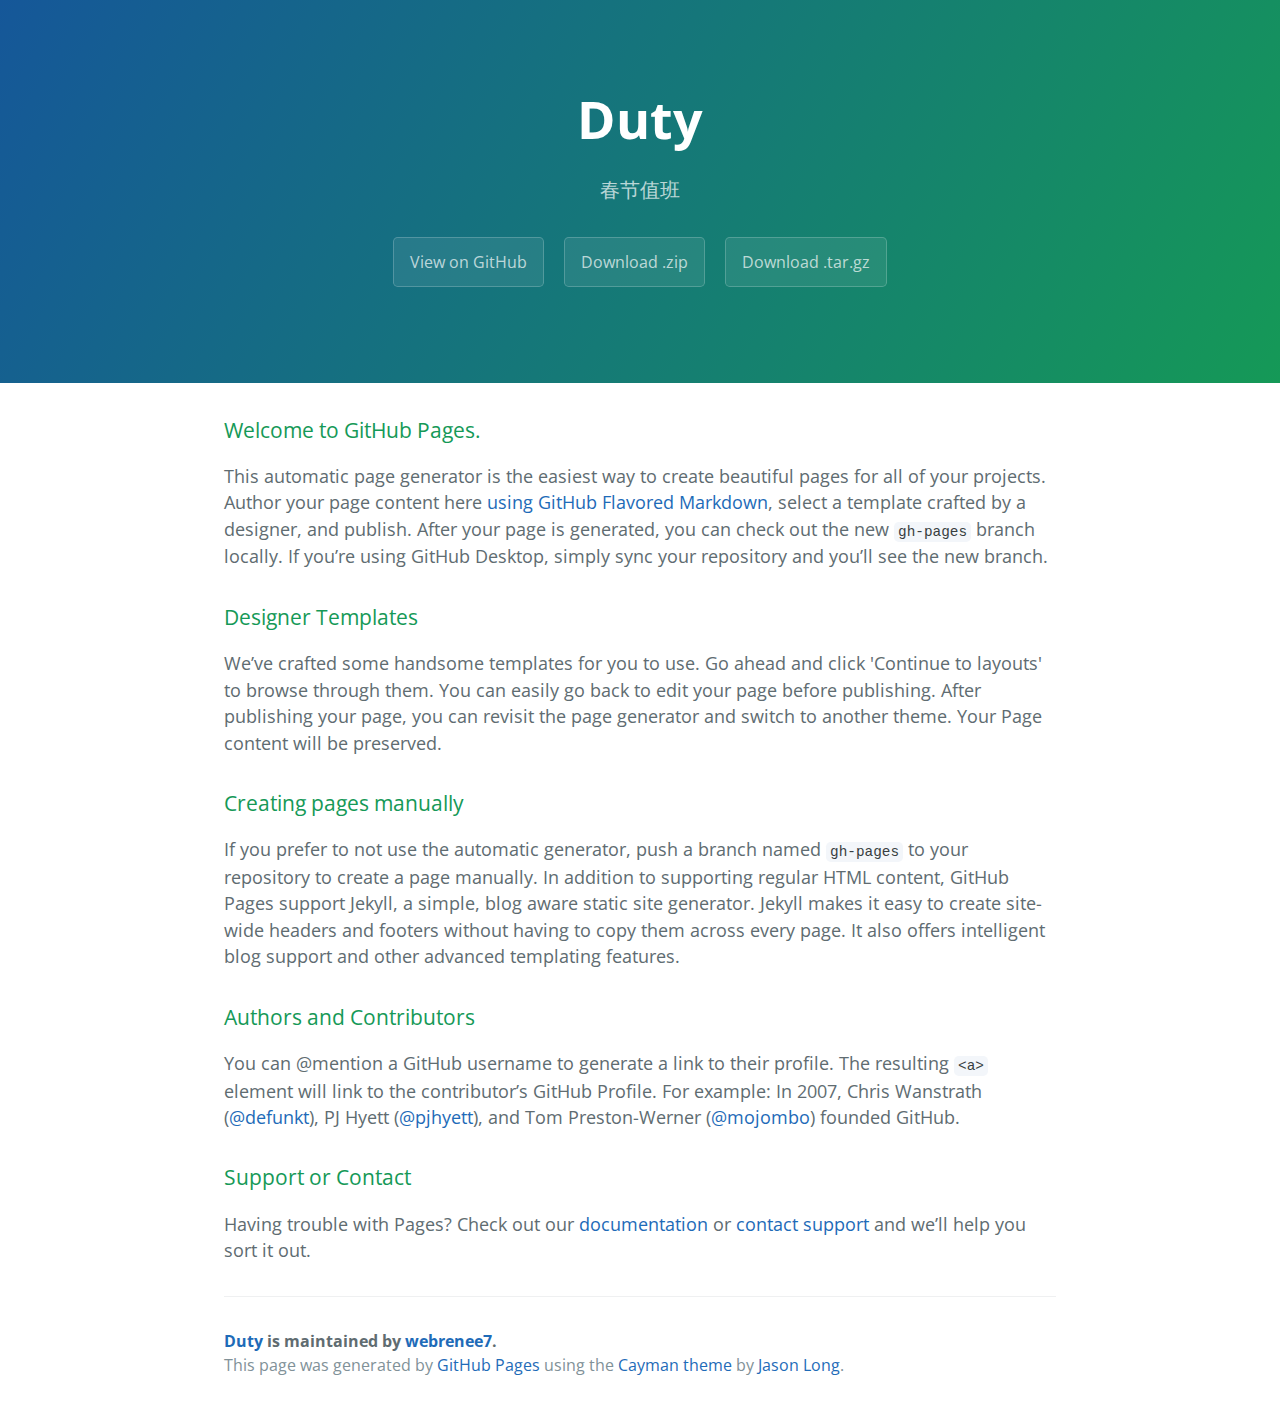
<file: index.html>
<!DOCTYPE html>
<html lang="en-us">
  <head>
    <meta charset="UTF-8">
    <title>Duty by webrenee7</title>
    <meta name="viewport" content="width=device-width, initial-scale=1">
    <link rel="stylesheet" type="text/css" href="stylesheets/normalize.css" media="screen">
    <link href='https://fonts.googleapis.com/css?family=Open+Sans:400,700' rel='stylesheet' type='text/css'>
    <link rel="stylesheet" type="text/css" href="stylesheets/stylesheet.css" media="screen">
    <link rel="stylesheet" type="text/css" href="stylesheets/github-light.css" media="screen">
  </head>
  <body>
    <section class="page-header">
      <h1 class="project-name">Duty</h1>
      <h2 class="project-tagline">春节值班</h2>
      <a href="https://github.com/webrenee7/duty" class="btn">View on GitHub</a>
      <a href="https://github.com/webrenee7/duty/zipball/master" class="btn">Download .zip</a>
      <a href="https://github.com/webrenee7/duty/tarball/master" class="btn">Download .tar.gz</a>
    </section>

    <section class="main-content">
      <h3>
<a id="welcome-to-github-pages" class="anchor" href="#welcome-to-github-pages" aria-hidden="true"><span aria-hidden="true" class="octicon octicon-link"></span></a>Welcome to GitHub Pages.</h3>

<p>This automatic page generator is the easiest way to create beautiful pages for all of your projects. Author your page content here <a href="https://guides.github.com/features/mastering-markdown/">using GitHub Flavored Markdown</a>, select a template crafted by a designer, and publish. After your page is generated, you can check out the new <code>gh-pages</code> branch locally. If you’re using GitHub Desktop, simply sync your repository and you’ll see the new branch.</p>

<h3>
<a id="designer-templates" class="anchor" href="#designer-templates" aria-hidden="true"><span aria-hidden="true" class="octicon octicon-link"></span></a>Designer Templates</h3>

<p>We’ve crafted some handsome templates for you to use. Go ahead and click 'Continue to layouts' to browse through them. You can easily go back to edit your page before publishing. After publishing your page, you can revisit the page generator and switch to another theme. Your Page content will be preserved.</p>

<h3>
<a id="creating-pages-manually" class="anchor" href="#creating-pages-manually" aria-hidden="true"><span aria-hidden="true" class="octicon octicon-link"></span></a>Creating pages manually</h3>

<p>If you prefer to not use the automatic generator, push a branch named <code>gh-pages</code> to your repository to create a page manually. In addition to supporting regular HTML content, GitHub Pages support Jekyll, a simple, blog aware static site generator. Jekyll makes it easy to create site-wide headers and footers without having to copy them across every page. It also offers intelligent blog support and other advanced templating features.</p>

<h3>
<a id="authors-and-contributors" class="anchor" href="#authors-and-contributors" aria-hidden="true"><span aria-hidden="true" class="octicon octicon-link"></span></a>Authors and Contributors</h3>

<p>You can @mention a GitHub username to generate a link to their profile. The resulting <code>&lt;a&gt;</code> element will link to the contributor’s GitHub Profile. For example: In 2007, Chris Wanstrath (<a href="https://github.com/defunkt" class="user-mention">@defunkt</a>), PJ Hyett (<a href="https://github.com/pjhyett" class="user-mention">@pjhyett</a>), and Tom Preston-Werner (<a href="https://github.com/mojombo" class="user-mention">@mojombo</a>) founded GitHub.</p>

<h3>
<a id="support-or-contact" class="anchor" href="#support-or-contact" aria-hidden="true"><span aria-hidden="true" class="octicon octicon-link"></span></a>Support or Contact</h3>

<p>Having trouble with Pages? Check out our <a href="https://help.github.com/pages">documentation</a> or <a href="https://github.com/contact">contact support</a> and we’ll help you sort it out.</p>

      <footer class="site-footer">
        <span class="site-footer-owner"><a href="https://github.com/webrenee7/duty">Duty</a> is maintained by <a href="https://github.com/webrenee7">webrenee7</a>.</span>

        <span class="site-footer-credits">This page was generated by <a href="https://pages.github.com">GitHub Pages</a> using the <a href="https://github.com/jasonlong/cayman-theme">Cayman theme</a> by <a href="https://twitter.com/jasonlong">Jason Long</a>.</span>
      </footer>

    </section>

  
  </body>
</html>
</file>
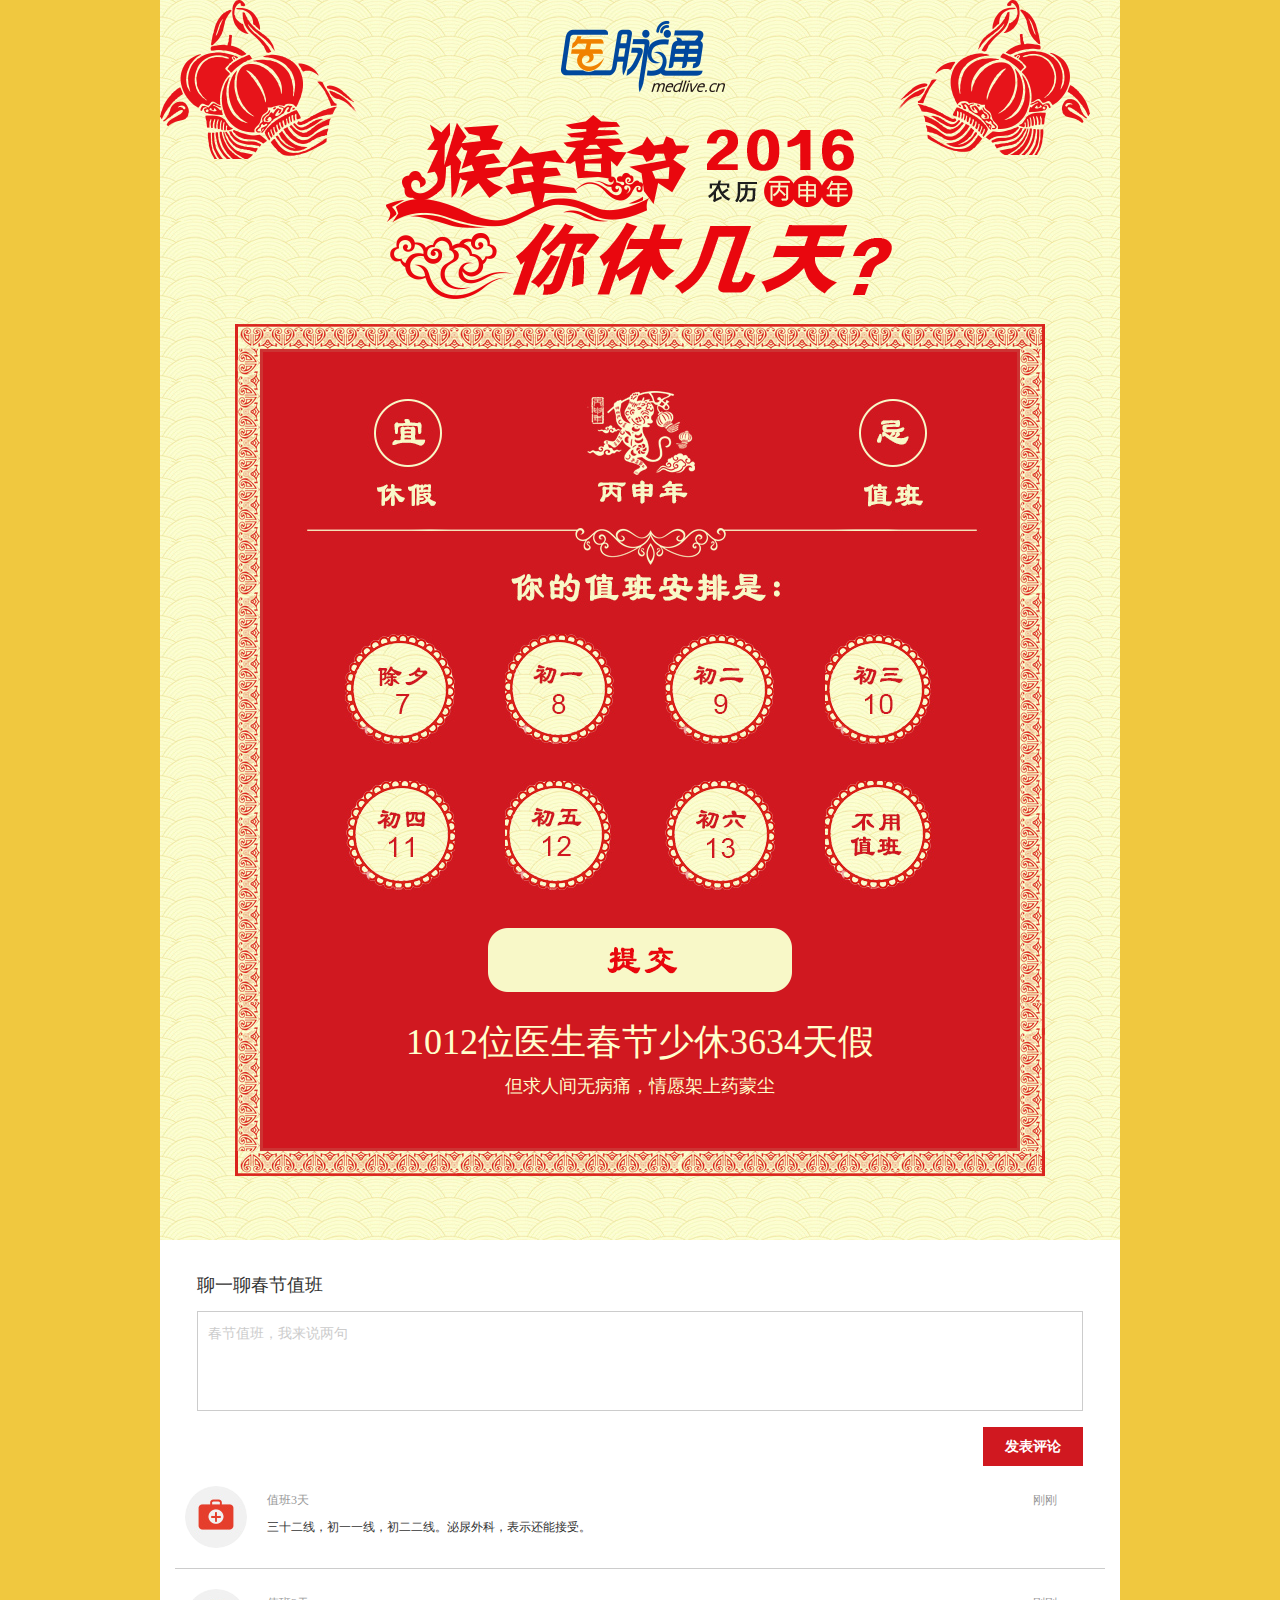
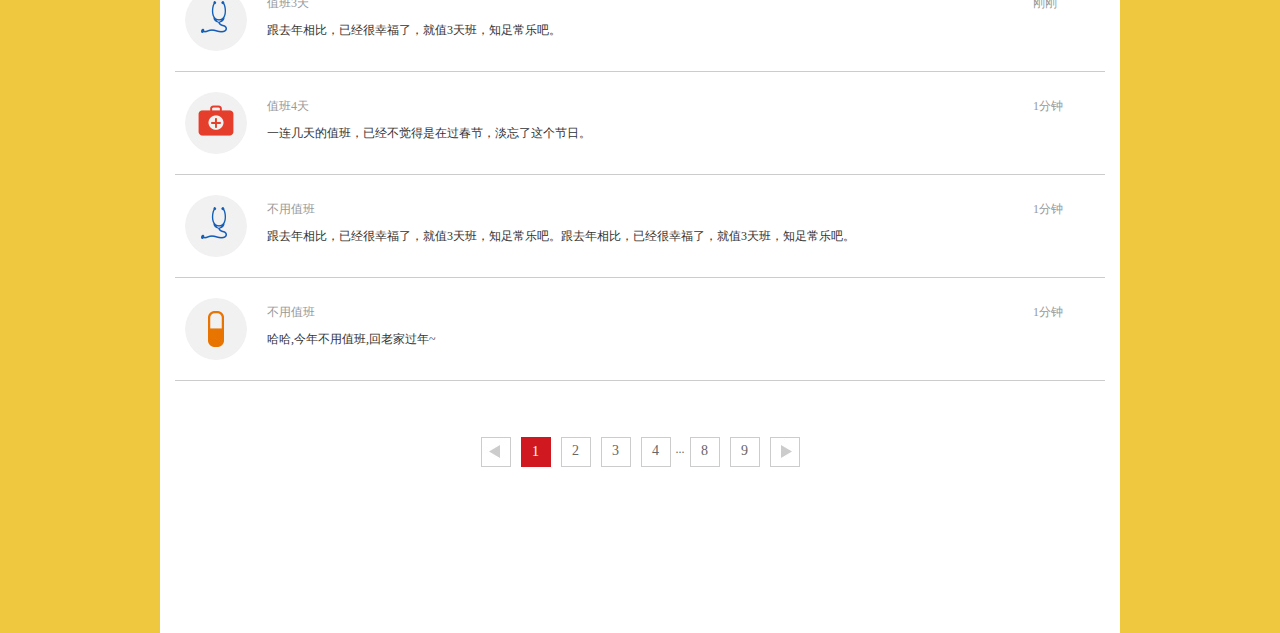
<file: web/index.html>
<!DOCTYPE html PUBLIC "-//W3C//DTD XHTML 1.0 Transitional//EN" "http://www.w3.org/TR/xhtml1/DTD/xhtml1-transitional.dtd">
<html xmlns="http://www.w3.org/1999/xhtml">
<head>
<meta http-equiv="Content-Type" content="text/html; charset=utf-8" />
<title>index</title>
<link rel="stylesheet" type="text/css" href="res/css/css.css" />
<script src="res/js/jquery.js"></script>
<script src="res/js/index.js"></script>
</head>
<body>
	<div class="wrapper">
        <div class="page_top">
            <div class="top"></div>
            <div class="duty_list">
            	<div class="t_bor"></div>
                <div class="c_cont">
                	<div class="cont_body">
                    	<div class="cont_top"></div>
                        <div class="duty_body">
                        	<ul class="clearfix">
                            	<li><input type="button"  class="btn btn1"/></li>
                                <li><input type="button"  class="btn btn2"/></li>
                                <li><input type="button"  class="btn btn3"/></li>
                                <li><input type="button"  class="btn btn4"/></li>
                                <li><input type="button"  class="btn btn5"/></li>
                                <li><input type="button"  class="btn btn6"/></li>
                                <li><input type="button"  class="btn btn7"/></li>
                                <li><input type="button"  class="btn btn8"/></li>
                            </ul>
                            <div class="submit_btn">
                            	<input type="button" class="btn" id="btn"/>
                            </div>
                            <div class="font_36">1012位医生春节少休3634天假</div>
                            <div class="font_18">但求人间无病痛，情愿架上药蒙尘</div>
                            <div class="rest_box" id="rest_box">
                            	<p class="num font_36" id="num">-<span>3</span></p>
                                <p class="vacation"><img src="res/images/duty.png" /></p>
                            </div>
                        </div>
                    </div>
                </div>
                <div class="b_bor"></div>
            </div>
        </div>
        <div class="comment_box">
        	<div class="comment_pub">
            	<p>聊一聊春节值班</p>
                <div class="txt_box"><textarea></textarea><span class="msg">春节值班，我来说两句</span></div>
                <div class="tx_r"><input type="button" class="btn" value="发表评论" id="pub_btn" /></div>
            </div>
            <div class="comment_list">
            	<div class="comment_one clearfix">
                    <div class="l_img">
                        <img src="res/images/img1.jpg" />
                    </div>
                    <div class="r_info">
                        <p class="clearfix"><span class="left">值班3天</span><span class="right">刚刚</span></p>
                        <p>三十二线，初一一线，初二二线。泌尿外科，表示还能接受。</p>
                    </div>
                </div>
                <div class="comment_one clearfix">
                    <div class="l_img">
                        <img src="res/images/img2.jpg" />
                    </div>
                    <div class="r_info">
                        <p class="clearfix"><span class="left">值班3天</span><span class="right">刚刚</span></p>
                        <p>跟去年相比，已经很幸福了，就值3天班，知足常乐吧。</p>
                    </div>
                </div>
                <div class="comment_one clearfix">
                    <div class="l_img">
                        <img src="res/images/img1.jpg" />
                    </div>
                    <div class="r_info">
                        <p class="clearfix"><span class="left">值班4天</span><span class="right">1分钟</span></p>
                        <p>一连几天的值班，已经不觉得是在过春节，淡忘了这个节日。</p>
                    </div>
                </div>
                <div class="comment_one clearfix">
                    <div class="l_img">
                        <img src="res/images/img2.jpg" />
                    </div>
                    <div class="r_info">
                        <p class="clearfix"><span class="left">不用值班</span><span class="right">1分钟</span></p>
                        <p>跟去年相比，已经很幸福了，就值3天班，知足常乐吧。跟去年相比，已经很幸福了，就值3天班，知足常乐吧。</p>
                    </div>
                </div>
                <div class="comment_one clearfix">
                    <div class="l_img">
                        <img src="res/images/img3.jpg" />
                    </div>
                    <div class="r_info">
                        <p class="clearfix"><span class="left">不用值班</span><span class="right">1分钟</span></p>
                        <p>哈哈,今年不用值班,回老家过年~</p>
                    </div>
                </div>
            </div>
            <div class="flip">
                <div class="flip_list">
                    <a href="" class="prev"></a>
                    <a href="" class="cur">1</a>
                    <a href="">2</a>
                    <a href="">3</a>
                    <a href="">4</a>
                    <span>...</span>
                    <a href="">8</a>
                    <a href="">9</a>
                    <a href="" class="next"></a>
                </div>
            </div>
        </div>
    </div>
</body>
</html>
</file>
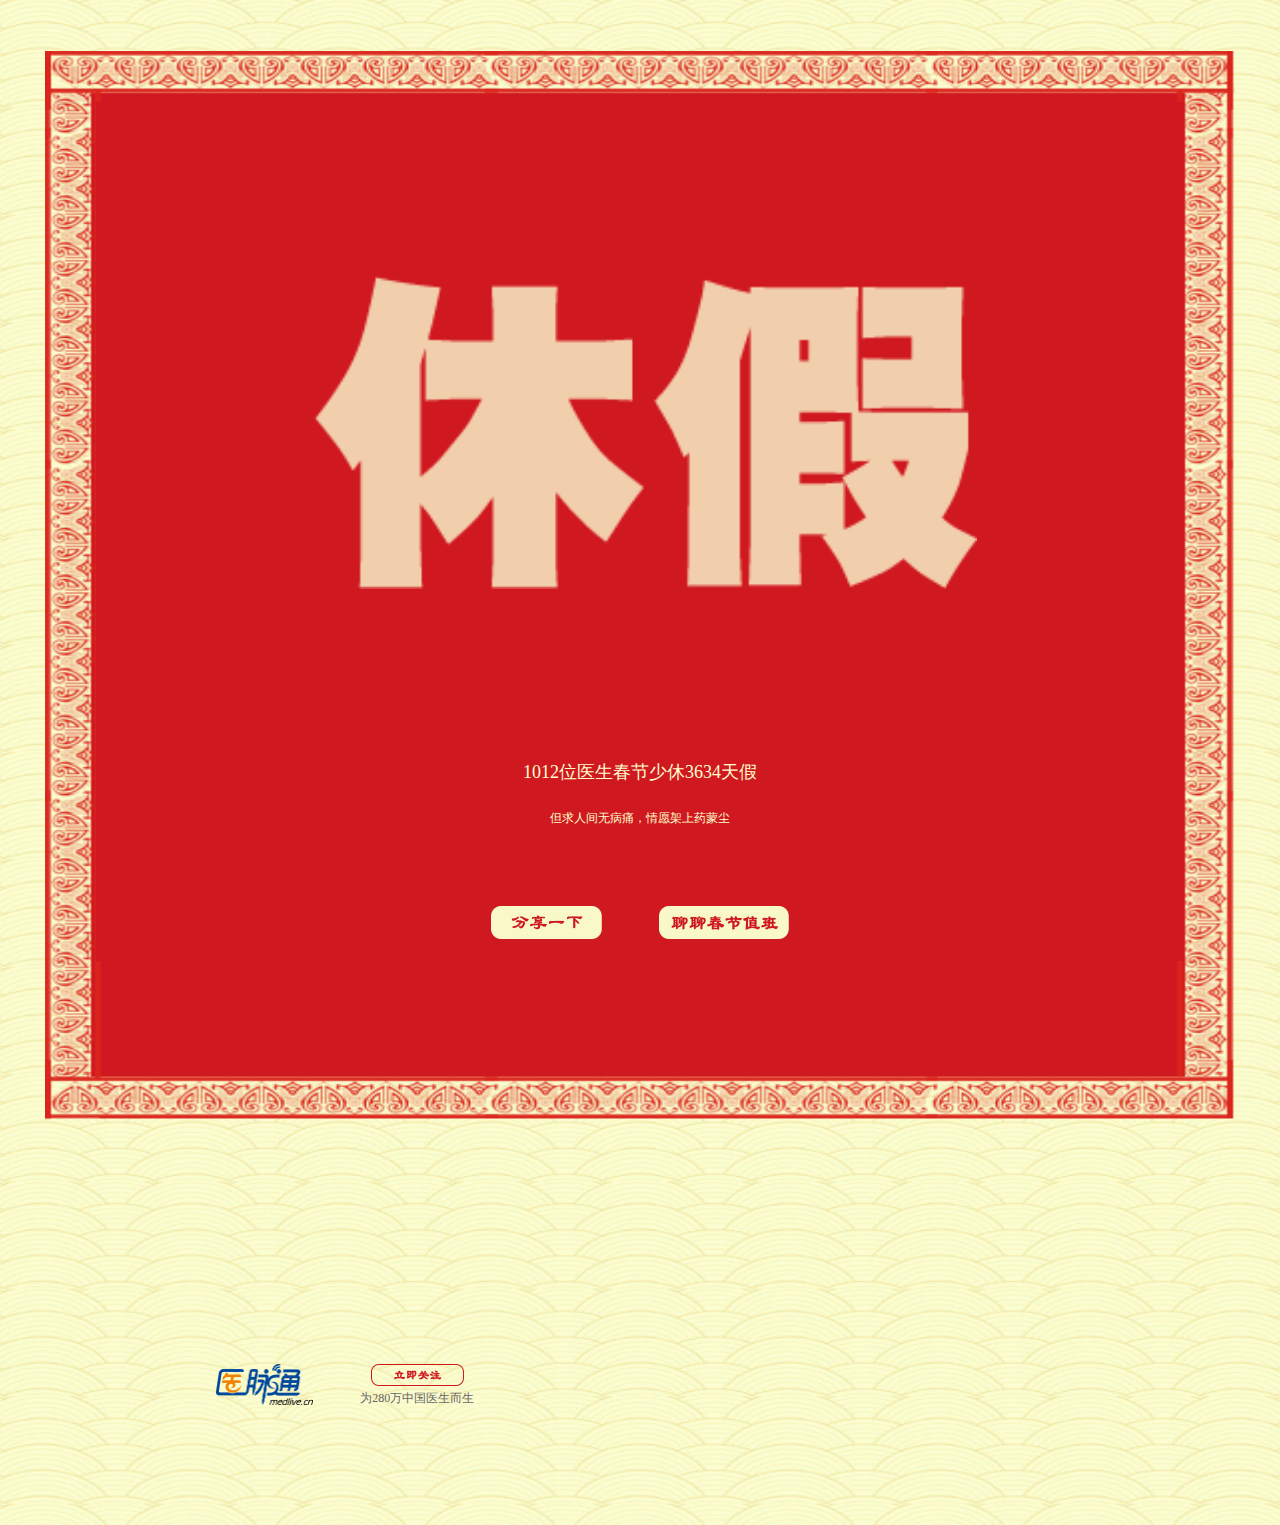
<file: mobile/休假.html>
<!DOCTYPE html PUBLIC "-//W3C//DTD XHTML 1.0 Transitional//EN" "http://www.w3.org/TR/xhtml1/DTD/xhtml1-transitional.dtd">
<html xmlns="http://www.w3.org/1999/xhtml">
<head>
<meta http-equiv="Content-Type" content="text/html; charset=utf-8" />
<meta name="viewport" content="width=device-width, initial-scale=1.0, maximum-scale=1.0, minimum-scale=1.0, user-scalable=no" />
<title>休假</title>
<link rel="stylesheet" type="text/css" href="res/css/mobile.css" />
<script src="res/js/jquery.js"></script>
<script src="res/js/app.js"></script>
 
</head>
<body onload="init()" onresize="init()">
  	<div class="bg" id="bg">
    	<div class="rest_box">
            <div class="duty_list">
                <div class="duty_body">
                    <p class="vacation"><img src="res/images/duty.png" /></p>
                    <p class="num1" id="num1">-3</p>
                    <p class="num2">1012位医生春节少休3634天假</p>
                    <p class="txt_line">但求人间无病痛，情愿架上药蒙尘</p>
                    <p class="two_btn">
                        <input type="button" class="btn btn1" onclick="javascript:window.location.href='分享.html'" />
                        <input type="button" class="btn btn2" onclick="javascript:window.location.href='评论页.html'" />
                    </p>
                    <script>
						function anmiate(){
							$(".vacation img").animate({opacity:"0"},1000,
								function(){$(this).attr("src","res/images/duty_on.png");
								$(this).animate({opacity:"1"},1000,
									function(){$("#num1").animate({opacity:"1"},500);});
							});
						}
						t=setTimeout(anmiate,500);
                    </script>
                </div>
            </div>
            <div class="attention_box clearfix">
                <div class="l_logo left"><img src="res/images/logo.png" /></div>
                <div class="r_btn left">
                    <p><input type="button" class="btn" /></p>
                    <p>为280万中国医生而生</p>
                </div>
            </div>
        </div>
    </div>
</body>
</html>
</file>
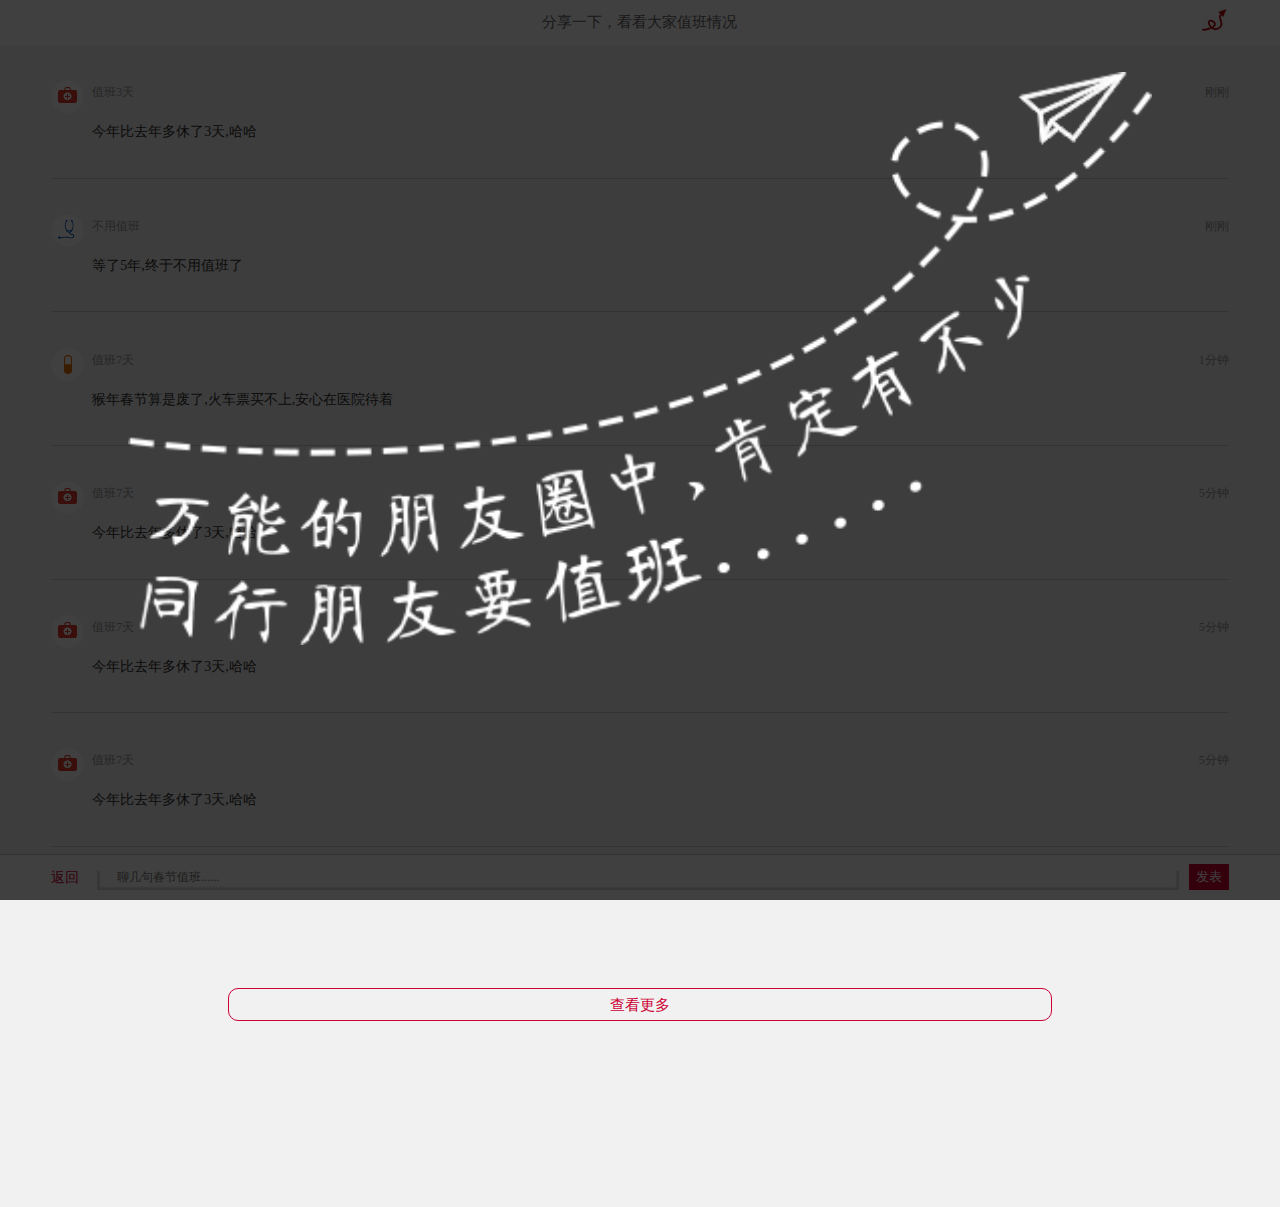
<file: mobile/分享.html>
<!DOCTYPE html PUBLIC "-//W3C//DTD XHTML 1.0 Transitional//EN" "http://www.w3.org/TR/xhtml1/DTD/xhtml1-transitional.dtd">
<html xmlns="http://www.w3.org/1999/xhtml">
<head>
<meta http-equiv="Content-Type" content="text/html; charset=utf-8" />
<meta name="viewport" content="width=device-width, initial-scale=1.0, maximum-scale=1.0, minimum-scale=1.0, user-scalable=no" />
<title>分享</title>
<link rel="stylesheet" type="text/css" href="res/css/mobile.css" />
 
</head>
<body>
  	<div class="page_top">
    	分享一下，看看大家值班情况<img src="res/images/arrow.jpg" />
    </div>
    <div class="comment_box" id="bg">
    	<div class="comment_one">
        	<div class="l_img">
            	<img src="res/images/img1.png" />
            </div>
            <div class="r_info">
            	<p class="clearfix"><span class="left">值班3天</span><span class="right">刚刚</span></p>
                <p class="info">今年比去年多休了3天,哈哈</p>
            </div>
        </div>
        <div class="comment_one">
        	<div class="l_img">
            	<img src="res/images/img2.png" />
            </div>
            <div class="r_info">
            	<p class="clearfix"><span class="left">不用值班</span><span class="right">刚刚</span></p>
                <p class="info">等了5年,终于不用值班了</p>
            </div>
        </div>
        <div class="comment_one">
        	<div class="l_img">
            	<img src="res/images/img3.png" />
            </div>
            <div class="r_info">
            	<p class="clearfix"><span class="left">值班7天</span><span class="right">1分钟</span></p>
                <p class="info">猴年春节算是废了,火车票买不上,安心在医院待着</p>
            </div>
        </div>
        <div class="comment_one">
        	<div class="l_img">
            	<img src="res/images/img1.png" />
            </div>
            <div class="r_info">
            	<p class="clearfix"><span class="left">值班7天</span><span class="right">5分钟</span></p>
                <p class="info">今年比去年多休了3天,哈哈</p>
            </div>
        </div>
        <div class="comment_one">
        	<div class="l_img">
            	<img src="res/images/img1.png" />
            </div>
            <div class="r_info">
            	<p class="clearfix"><span class="left">值班7天</span><span class="right">5分钟</span></p>
                <p class="info">今年比去年多休了3天,哈哈</p>
            </div>
        </div>
        <div class="comment_one">
        	<div class="l_img">
            	<img src="res/images/img1.png" />
            </div>
            <div class="r_info">
            	<p class="clearfix"><span class="left">值班7天</span><span class="right">5分钟</span></p>
                <p class="info">今年比去年多休了3天,哈哈</p>
            </div>
        </div>
        <div class="center">
        	<input type="button" class="btn" value="查看更多" />
        </div>
    </div>
    <div class="page_btm">
    	<span>返回</span>
        <input type="text" placeholder="聊几句春节值班......"/>
        <input type="button" class="btn" value="发表" />
    </div>
    <div class="cover_box"></div>
    <div class="share_box">
    	<img src="res/images/share.png" />
    </div>
</body>
</html>
</file>
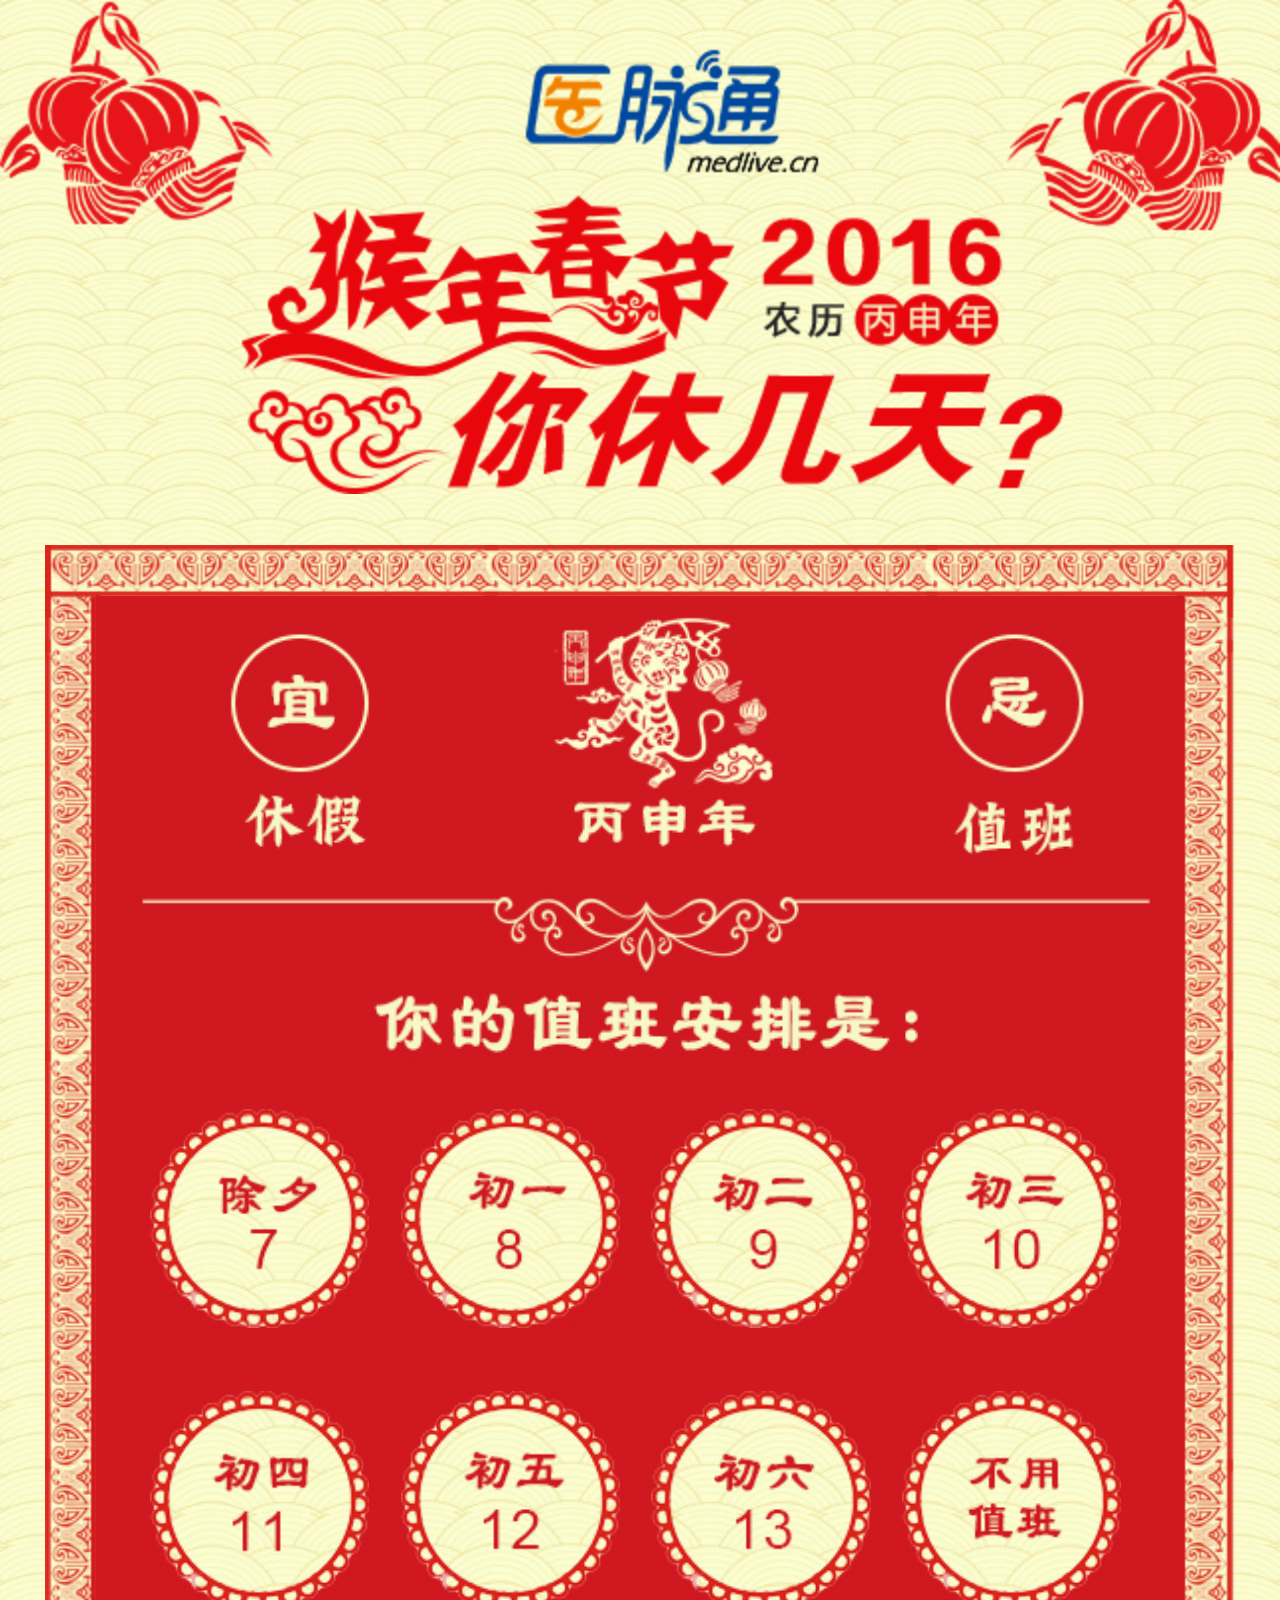
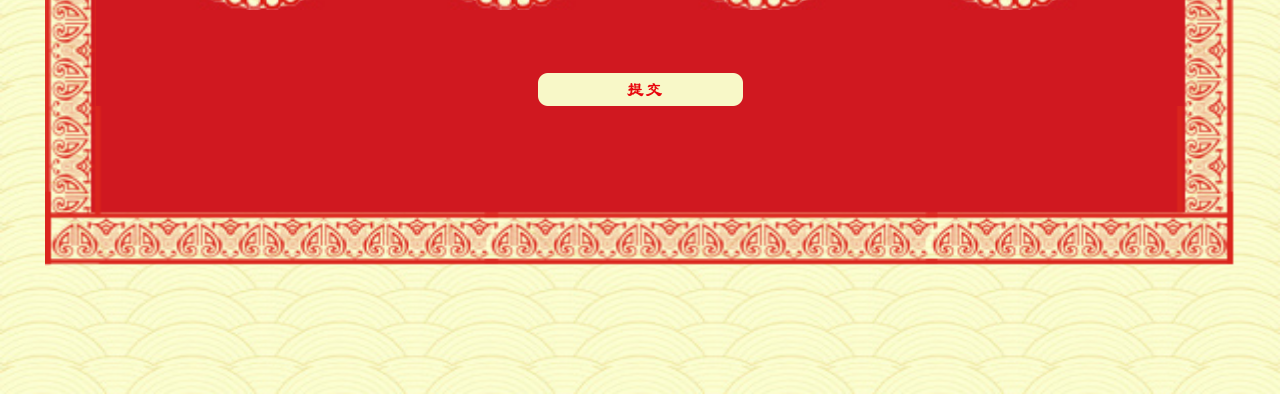
<file: mobile/猴年春节值班.html>
<!DOCTYPE html PUBLIC "-//W3C//DTD XHTML 1.0 Transitional//EN" "http://www.w3.org/TR/xhtml1/DTD/xhtml1-transitional.dtd">
<html xmlns="http://www.w3.org/1999/xhtml">
<head>
<meta http-equiv="Content-Type" content="text/html; charset=utf-8" />
<meta name="viewport" content="width=device-width, initial-scale=1.0, maximum-scale=1.0, minimum-scale=1.0, user-scalable=no" />
<title>猴年春节值班</title>
<link rel="stylesheet" type="text/css" href="res/css/mobile.css" />
<script src="res/js/jquery.js"></script>
<script src="res/js/app.js"></script>
 
</head>
<body onload="init()" onresize="init()">
  	<div class="bg" id="bg">
    	<div class="top">
        	<img src="res/images/top.png" />
        </div>
        <div class="duty_list">
            <div class="duty_body">
                <p><img src="res/images/top.jpg" /></p>
                <ul class="clearfix">
                    <li><img src="res/images/1.jpg" /></li>
                    <li><img src="res/images/2.jpg" /></li>
                    <li><img src="res/images/3.jpg" /></li>
                    <li><img src="res/images/4.jpg" /></li>
                    <li><img src="res/images/5.jpg" /></li>
                    <li><img src="res/images/6.jpg" /></li>
                    <li><img src="res/images/7.jpg" /></li>
                    <li><img src="res/images/8.jpg" /></li>
                </ul>
                <p class="center">
                    <input type="button" class="btn submit_btn" onclick="javascript:window.location.href='休假.html'" />
                </p>
            </div>
        </div>
    </div>
</body>
</html>
</file>
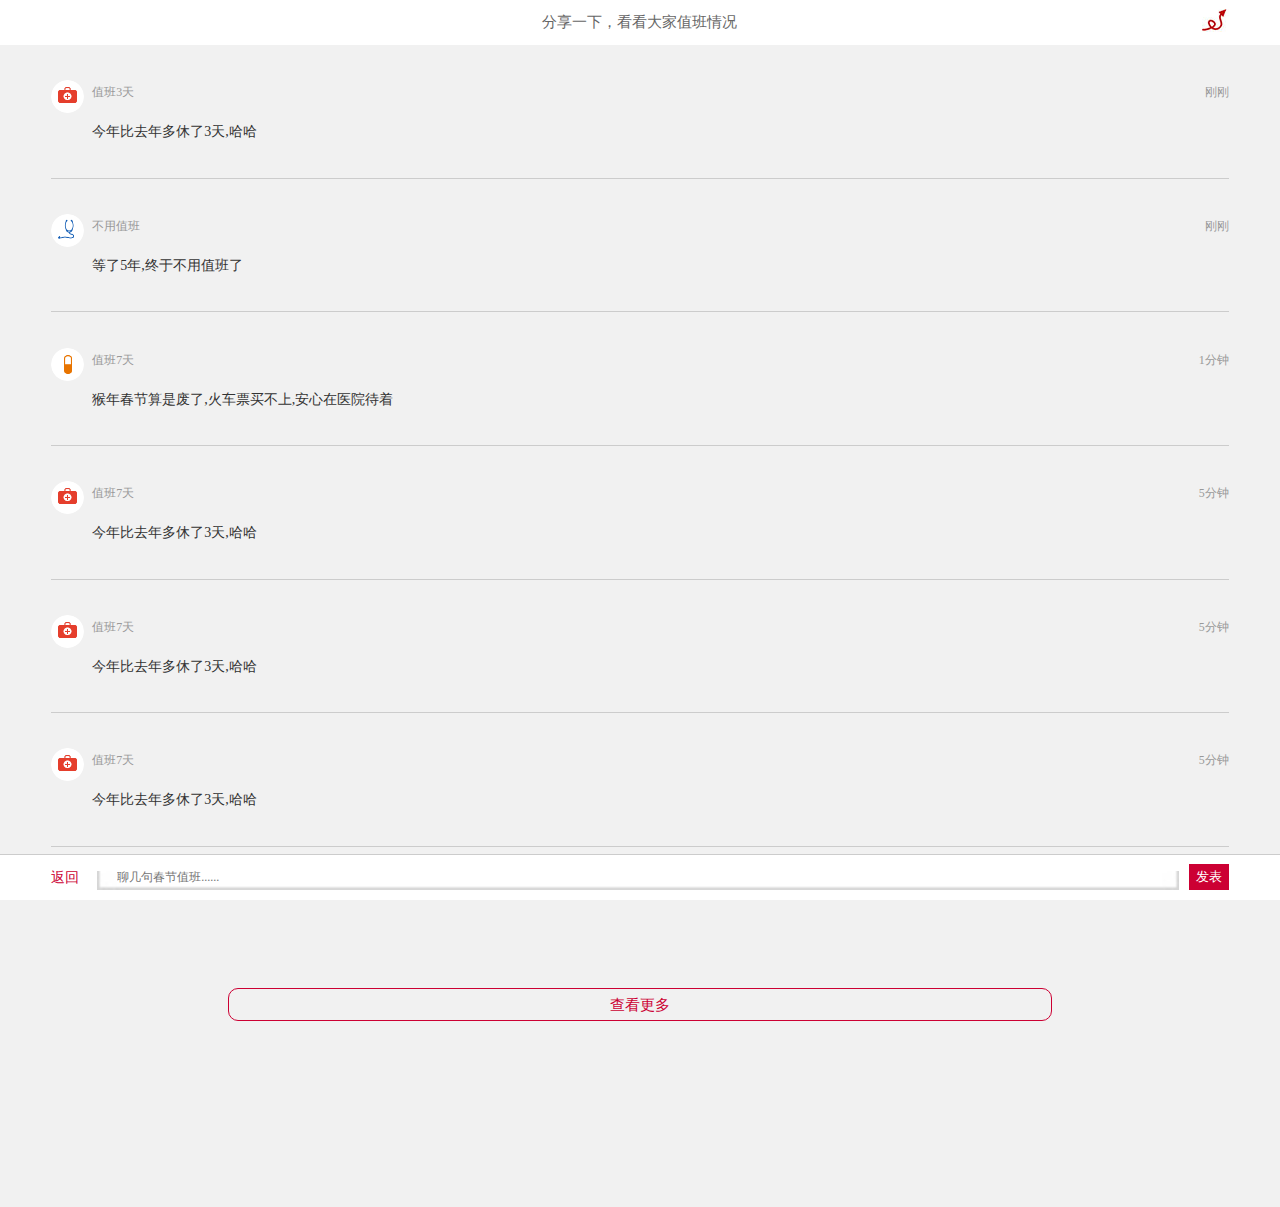
<file: mobile/评论页.html>
<!DOCTYPE html PUBLIC "-//W3C//DTD XHTML 1.0 Transitional//EN" "http://www.w3.org/TR/xhtml1/DTD/xhtml1-transitional.dtd">
<html xmlns="http://www.w3.org/1999/xhtml">
<head>
<meta http-equiv="Content-Type" content="text/html; charset=utf-8" />
<meta name="viewport" content="width=device-width, initial-scale=1.0, maximum-scale=1.0, minimum-scale=1.0, user-scalable=no" />
<title>评论页</title>
<link rel="stylesheet" type="text/css" href="res/css/mobile.css" />
 
</head>
<body>
  	<div class="page_top">
    	分享一下，看看大家值班情况<img src="res/images/arrow.jpg" />
    </div>
    <div class="comment_box" id="bg">
    	<div class="comment_one">
        	<div class="l_img">
            	<img src="res/images/img1.png" />
            </div>
            <div class="r_info">
            	<p class="clearfix"><span class="left">值班3天</span><span class="right">刚刚</span></p>
                <p class="info">今年比去年多休了3天,哈哈</p>
            </div>
        </div>
        <div class="comment_one">
        	<div class="l_img">
            	<img src="res/images/img2.png" />
            </div>
            <div class="r_info">
            	<p class="clearfix"><span class="left">不用值班</span><span class="right">刚刚</span></p>
                <p class="info">等了5年,终于不用值班了</p>
            </div>
        </div>
        <div class="comment_one">
        	<div class="l_img">
            	<img src="res/images/img3.png" />
            </div>
            <div class="r_info">
            	<p class="clearfix"><span class="left">值班7天</span><span class="right">1分钟</span></p>
                <p class="info">猴年春节算是废了,火车票买不上,安心在医院待着</p>
            </div>
        </div>
        <div class="comment_one">
        	<div class="l_img">
            	<img src="res/images/img1.png" />
            </div>
            <div class="r_info">
            	<p class="clearfix"><span class="left">值班7天</span><span class="right">5分钟</span></p>
                <p class="info">今年比去年多休了3天,哈哈</p>
            </div>
        </div>
        <div class="comment_one">
        	<div class="l_img">
            	<img src="res/images/img1.png" />
            </div>
            <div class="r_info">
            	<p class="clearfix"><span class="left">值班7天</span><span class="right">5分钟</span></p>
                <p class="info">今年比去年多休了3天,哈哈</p>
            </div>
        </div>
        <div class="comment_one">
        	<div class="l_img">
            	<img src="res/images/img1.png" />
            </div>
            <div class="r_info">
            	<p class="clearfix"><span class="left">值班7天</span><span class="right">5分钟</span></p>
                <p class="info">今年比去年多休了3天,哈哈</p>
            </div>
        </div>
        <div class="center">
        	<input type="button" class="btn" value="查看更多" />
        </div>
    </div>
    <div class="page_btm">
    	<span>返回</span>
        <input type="text" placeholder="聊几句春节值班......"/>
        <input type="button" class="btn" value="发表" />
    </div>
</body>
</html>
</file>
<file: stylesheets/stylesheet.css>
* {
  box-sizing: border-box; }

body {
  padding: 0;
  margin: 0;
  font-family: "Open Sans", "Helvetica Neue", Helvetica, Arial, sans-serif;
  font-size: 16px;
  line-height: 1.5;
  color: #606c71; }

a {
  color: #1e6bb8;
  text-decoration: none; }
  a:hover {
    text-decoration: underline; }

.btn {
  display: inline-block;
  margin-bottom: 1rem;
  color: rgba(255, 255, 255, 0.7);
  background-color: rgba(255, 255, 255, 0.08);
  border-color: rgba(255, 255, 255, 0.2);
  border-style: solid;
  border-width: 1px;
  border-radius: 0.3rem;
  transition: color 0.2s, background-color 0.2s, border-color 0.2s; }
  .btn + .btn {
    margin-left: 1rem; }

.btn:hover {
  color: rgba(255, 255, 255, 0.8);
  text-decoration: none;
  background-color: rgba(255, 255, 255, 0.2);
  border-color: rgba(255, 255, 255, 0.3); }

@media screen and (min-width: 64em) {
  .btn {
    padding: 0.75rem 1rem; } }

@media screen and (min-width: 42em) and (max-width: 64em) {
  .btn {
    padding: 0.6rem 0.9rem;
    font-size: 0.9rem; } }

@media screen and (max-width: 42em) {
  .btn {
    display: block;
    width: 100%;
    padding: 0.75rem;
    font-size: 0.9rem; }
    .btn + .btn {
      margin-top: 1rem;
      margin-left: 0; } }

.page-header {
  color: #fff;
  text-align: center;
  background-color: #159957;
  background-image: linear-gradient(120deg, #155799, #159957); }

@media screen and (min-width: 64em) {
  .page-header {
    padding: 5rem 6rem; } }

@media screen and (min-width: 42em) and (max-width: 64em) {
  .page-header {
    padding: 3rem 4rem; } }

@media screen and (max-width: 42em) {
  .page-header {
    padding: 2rem 1rem; } }

.project-name {
  margin-top: 0;
  margin-bottom: 0.1rem; }

@media screen and (min-width: 64em) {
  .project-name {
    font-size: 3.25rem; } }

@media screen and (min-width: 42em) and (max-width: 64em) {
  .project-name {
    font-size: 2.25rem; } }

@media screen and (max-width: 42em) {
  .project-name {
    font-size: 1.75rem; } }

.project-tagline {
  margin-bottom: 2rem;
  font-weight: normal;
  opacity: 0.7; }

@media screen and (min-width: 64em) {
  .project-tagline {
    font-size: 1.25rem; } }

@media screen and (min-width: 42em) and (max-width: 64em) {
  .project-tagline {
    font-size: 1.15rem; } }

@media screen and (max-width: 42em) {
  .project-tagline {
    font-size: 1rem; } }

.main-content :first-child {
  margin-top: 0; }
.main-content img {
  max-width: 100%; }
.main-content h1, .main-content h2, .main-content h3, .main-content h4, .main-content h5, .main-content h6 {
  margin-top: 2rem;
  margin-bottom: 1rem;
  font-weight: normal;
  color: #159957; }
.main-content p {
  margin-bottom: 1em; }
.main-content code {
  padding: 2px 4px;
  font-family: Consolas, "Liberation Mono", Menlo, Courier, monospace;
  font-size: 0.9rem;
  color: #383e41;
  background-color: #f3f6fa;
  border-radius: 0.3rem; }
.main-content pre {
  padding: 0.8rem;
  margin-top: 0;
  margin-bottom: 1rem;
  font: 1rem Consolas, "Liberation Mono", Menlo, Courier, monospace;
  color: #567482;
  word-wrap: normal;
  background-color: #f3f6fa;
  border: solid 1px #dce6f0;
  border-radius: 0.3rem; }
  .main-content pre > code {
    padding: 0;
    margin: 0;
    font-size: 0.9rem;
    color: #567482;
    word-break: normal;
    white-space: pre;
    background: transparent;
    border: 0; }
.main-content .highlight {
  margin-bottom: 1rem; }
  .main-content .highlight pre {
    margin-bottom: 0;
    word-break: normal; }
.main-content .highlight pre, .main-content pre {
  padding: 0.8rem;
  overflow: auto;
  font-size: 0.9rem;
  line-height: 1.45;
  border-radius: 0.3rem; }
.main-content pre code, .main-content pre tt {
  display: inline;
  max-width: initial;
  padding: 0;
  margin: 0;
  overflow: initial;
  line-height: inherit;
  word-wrap: normal;
  background-color: transparent;
  border: 0; }
  .main-content pre code:before, .main-content pre code:after, .main-content pre tt:before, .main-content pre tt:after {
    content: normal; }
.main-content ul, .main-content ol {
  margin-top: 0; }
.main-content blockquote {
  padding: 0 1rem;
  margin-left: 0;
  color: #819198;
  border-left: 0.3rem solid #dce6f0; }
  .main-content blockquote > :first-child {
    margin-top: 0; }
  .main-content blockquote > :last-child {
    margin-bottom: 0; }
.main-content table {
  display: block;
  width: 100%;
  overflow: auto;
  word-break: normal;
  word-break: keep-all; }
  .main-content table th {
    font-weight: bold; }
  .main-content table th, .main-content table td {
    padding: 0.5rem 1rem;
    border: 1px solid #e9ebec; }
.main-content dl {
  padding: 0; }
  .main-content dl dt {
    padding: 0;
    margin-top: 1rem;
    font-size: 1rem;
    font-weight: bold; }
  .main-content dl dd {
    padding: 0;
    margin-bottom: 1rem; }
.main-content hr {
  height: 2px;
  padding: 0;
  margin: 1rem 0;
  background-color: #eff0f1;
  border: 0; }

@media screen and (min-width: 64em) {
  .main-content {
    max-width: 64rem;
    padding: 2rem 6rem;
    margin: 0 auto;
    font-size: 1.1rem; } }

@media screen and (min-width: 42em) and (max-width: 64em) {
  .main-content {
    padding: 2rem 4rem;
    font-size: 1.1rem; } }

@media screen and (max-width: 42em) {
  .main-content {
    padding: 2rem 1rem;
    font-size: 1rem; } }

.site-footer {
  padding-top: 2rem;
  margin-top: 2rem;
  border-top: solid 1px #eff0f1; }

.site-footer-owner {
  display: block;
  font-weight: bold; }

.site-footer-credits {
  color: #819198; }

@media screen and (min-width: 64em) {
  .site-footer {
    font-size: 1rem; } }

@media screen and (min-width: 42em) and (max-width: 64em) {
  .site-footer {
    font-size: 1rem; } }

@media screen and (max-width: 42em) {
  .site-footer {
    font-size: 0.9rem; } }
</file>
<file: stylesheets/github-light.css>
/*
The MIT License (MIT)

Copyright (c) 2016 GitHub, Inc.

Permission is hereby granted, free of charge, to any person obtaining a copy
of this software and associated documentation files (the "Software"), to deal
in the Software without restriction, including without limitation the rights
to use, copy, modify, merge, publish, distribute, sublicense, and/or sell
copies of the Software, and to permit persons to whom the Software is
furnished to do so, subject to the following conditions:

The above copyright notice and this permission notice shall be included in all
copies or substantial portions of the Software.

THE SOFTWARE IS PROVIDED "AS IS", WITHOUT WARRANTY OF ANY KIND, EXPRESS OR
IMPLIED, INCLUDING BUT NOT LIMITED TO THE WARRANTIES OF MERCHANTABILITY,
FITNESS FOR A PARTICULAR PURPOSE AND NONINFRINGEMENT. IN NO EVENT SHALL THE
AUTHORS OR COPYRIGHT HOLDERS BE LIABLE FOR ANY CLAIM, DAMAGES OR OTHER
LIABILITY, WHETHER IN AN ACTION OF CONTRACT, TORT OR OTHERWISE, ARISING FROM,
OUT OF OR IN CONNECTION WITH THE SOFTWARE OR THE USE OR OTHER DEALINGS IN THE
SOFTWARE.

*/

.pl-c /* comment */ {
  color: #969896;
}

.pl-c1 /* constant, variable.other.constant, support, meta.property-name, support.constant, support.variable, meta.module-reference, markup.raw, meta.diff.header */,
.pl-s .pl-v /* string variable */ {
  color: #0086b3;
}

.pl-e /* entity */,
.pl-en /* entity.name */ {
  color: #795da3;
}

.pl-smi /* variable.parameter.function, storage.modifier.package, storage.modifier.import, storage.type.java, variable.other */,
.pl-s .pl-s1 /* string source */ {
  color: #333;
}

.pl-ent /* entity.name.tag */ {
  color: #63a35c;
}

.pl-k /* keyword, storage, storage.type */ {
  color: #a71d5d;
}

.pl-s /* string */,
.pl-pds /* punctuation.definition.string, string.regexp.character-class */,
.pl-s .pl-pse .pl-s1 /* string punctuation.section.embedded source */,
.pl-sr /* string.regexp */,
.pl-sr .pl-cce /* string.regexp constant.character.escape */,
.pl-sr .pl-sre /* string.regexp source.ruby.embedded */,
.pl-sr .pl-sra /* string.regexp string.regexp.arbitrary-repitition */ {
  color: #183691;
}

.pl-v /* variable */ {
  color: #ed6a43;
}

.pl-id /* invalid.deprecated */ {
  color: #b52a1d;
}

.pl-ii /* invalid.illegal */ {
  color: #f8f8f8;
  background-color: #b52a1d;
}

.pl-sr .pl-cce /* string.regexp constant.character.escape */ {
  font-weight: bold;
  color: #63a35c;
}

.pl-ml /* markup.list */ {
  color: #693a17;
}

.pl-mh /* markup.heading */,
.pl-mh .pl-en /* markup.heading entity.name */,
.pl-ms /* meta.separator */ {
  font-weight: bold;
  color: #1d3e81;
}

.pl-mq /* markup.quote */ {
  color: #008080;
}

.pl-mi /* markup.italic */ {
  font-style: italic;
  color: #333;
}

.pl-mb /* markup.bold */ {
  font-weight: bold;
  color: #333;
}

.pl-md /* markup.deleted, meta.diff.header.from-file */ {
  color: #bd2c00;
  background-color: #ffecec;
}

.pl-mi1 /* markup.inserted, meta.diff.header.to-file */ {
  color: #55a532;
  background-color: #eaffea;
}

.pl-mdr /* meta.diff.range */ {
  font-weight: bold;
  color: #795da3;
}

.pl-mo /* meta.output */ {
  color: #1d3e81;
}
</file>
<file: web/res/css/css.css>
@charset "utf-8";
/* CSS Document */

body{ font:12px/24px "宋体"; color:#333; background-color:#f0c83f; word-wrap:break-word;}
*{ margin:0; padding:0;}
ul,ol,li{ list-style:none outside;}
a{ color:#666; text-decoration:none;}
a:hover{ text-decoration:none;}
.left{ float:left;}
.right{ float:right;}
.center{ text-align:center;}
.tx_r{ text-align:right;}
.bold{ font-weight:bold;}
img{ border:medium none; vertical-align:middle;}
textarea{ resize:none; vertical-align:middle;}
input,textarea{ -webkit-appearance:none; border:medium none; background:none; outline:none;}
.btn{ cursor:pointer;}
.clearfix:after{ content:"."; display:block; clear:both; height:0; line-height:0; font-size:0; visibility:hidden;}


/*值班*/
.wrapper{ width:960px; margin:0 auto;}
.page_top{ background:url(../images/bg.jpg) no-repeat;}
.top{ height:299px; background:url(../images/top.png) no-repeat;}
.duty_list{ width:810px; margin:0 auto; padding:25px 0 64px;}
.t_bor{ height:25px; background:url(../images/t_bor.jpg) no-repeat;}
.b_bor{ height:25px; background:url(../images/b_bor.jpg) no-repeat;}
.c_cont{ background:url(../images/bg2.jpg) no-repeat; padding:0 25px;}
.cont_body{ background-color:#d01820; border:3px solid #cc3333;}
.cont_top{ height:282px; background:url(../images/cont_top.jpg) no-repeat;}
.duty_body{ width:640px; margin:0 auto; text-align:center; color:#ffffcc; font-family:"微软雅黑"; padding-bottom:50px;}
.duty_body ul li{ width:110px; height:110px; float:left; margin:0 25px 37px;}
.duty_body ul .btn{ width:110px; height:110px; background:url(../images/list.jpg) no-repeat;}
.duty_body ul .btn1{ background-position:0 0;}
.duty_body ul .btn2{ background-position:-160px 0;}
.duty_body ul .btn3{ background-position:-319px 0;}
.duty_body ul .btn4{ background-position:-482px 0;}
.duty_body ul .btn5{ background-position:0 -151px;}
.duty_body ul .btn6{ background-position:-160px -151px;}
.duty_body ul .btn7{ background-position:-319px -151px;}
.duty_body ul .btn8{ background-position:-482px -151px;}
.duty_body ul .duty{ background-position:-640px 0;}
.duty_body ul .rest{ background-position:-640px -151px;}
.submit_btn{ text-align:center; padding-bottom:30px;}
.submit_btn .btn{ width:304px; height:64px; background:url(../images/submit.png) no-repeat;}
.submit_btn .btn_on{ background:url(../images/submit_on.png) no-repeat;}
.font_36{ font-size:36px; line-height:40px;}
.font_18{ font-size:18px; padding-top:12px;}
.num{ padding:15px 0; opacity:0; filter:alpha(opacity=0); *zoom:1;}
.rest_box{ display:none;}
.comment_box{ padding:0 15px; background-color:#fff;}
.comment_pub{ padding:0 22px;}
.comment_pub p{ font-size:18px; padding-top:33px;}
.comment_pub .txt_box{ position:relative; margin:14px 0 16px;}
.comment_pub textarea{ width:864px; height:78px; border:1px solid #ccc; font-size:14px; color:#666; line-height:24px; padding:10px;}
.comment_pub .msg{ position:absolute; top:11px; left:11px; color:#ccc; font-size:14px;}
.comment_pub input{ width:100px; height:39px; background-color:#d01820; font-size:14px; font-weight:bold; color:#fff;}
.comment_one{ width:910px; padding:20px 10px; border-bottom:1px solid #ccc;}
.l_img{ width:62px; float:left;}
.l_img img{ width:62px; height:62px; border-radius:100px;}
.r_info{ width:828px; float:right;}
.r_info .clearfix{ width:841px;}
.r_info span{ color:#999;}
.r_info .clearfix{ padding:2px 0 3px;}
.r_info .right{ display:inline-block; width:75px; text-align:left;}
.flip{ height:30px; text-align:center; padding:56px 0 166px;}
.flip_list{ display:inline-block; *zoom:1; *display:inline;}
.flip_list a{ display:block; float:left; width:28px; height:28px; line-height:26px; border:1px solid #ccc; text-align:center; margin:0 5px; font-size:14px; color:#666;}
.flip_list a.cur{ width:30px; height:30px; line-height:30px; background-color:#d01820; border:none; color:#fff;}
.flip_list .prev{ background:url(../images/prev.jpg) no-repeat;}
.flip_list .next{ background:url(../images/next.jpg) no-repeat;}
.flip_list span{ display:block; float:left; color:#666;}
</file>
<file: mobile/res/css/mobile.css>
@charset "utf-8";
/* CSS Document */

body{ font:14px/24px "Microsoft YaHei","微软雅黑"; color:#333; background-color:#f1f1f1; word-wrap:break-word;}
*{ margin:0; padding:0; -webkit-tap-highlight-color:rgba(0,0,0,0);}
ul,ol,li{ list-style:none outside;}
a{ color:#666; text-decoration:none;}
a:hover{ text-decoration:none;}
.left{ float:left;}
.right{ float:right;}
.center{ text-align:center;}
img{ width:100%; border:medium none; vertical-align:middle;}
textarea{ resize:none; vertical-align:middle;}
input,textarea{ -webkit-appearance:none; border:medium none; background:none; outline:none; font:1em/normal "Microsoft YaHei","微软雅黑";}
.btn{ cursor:pointer;}
.clearfix:after{ content:"."; display:block; clear:both; height:0; line-height:0; font-size:0; visibility:hidden;}

/*猴年春节值班*/
.bg{ background:url(../images/bg.jpg) no-repeat; -webkit-background-size:100% 100%;}
.top{ padding-bottom:4%;}
.duty_list{ width:85%; margin:0 auto 10%; background:url(../images/bg2.png) no-repeat; -webkit-background-size:100% 100%; padding:4%;}
.duty_body{ background-color:#d01820; color:#ffffcc; margin-bottom:10%;}
.duty_body ul{ padding-left:4%;}
.duty_body ul li{ width:21%; float:left; margin:0 2% 6% 1%; cursor:pointer;}
.submit_btn{ width:205px; height:33px; background:url(../images/btn.png) no-repeat; -webkit-background-size:100% 100%;}


/*评论页*/
.page_top,.page_btm{ width:92%; padding:0 4%; height:45px; line-height:45px; background-color:#fff; position:fixed;}
.page_top{ font-size:15px; color:#666; text-align:center; top:0;}
.page_top img{ width:auto; position:absolute; right:4%; top:9px;}
.comment_box{ width:92%; padding:45px 4%; overflow-y:auto;}
.comment_one{ display:-webkit-box; padding:3% 0; border-bottom:1px solid #ccc;}
.l_img{ width:33px; height:33px; margin-right:8px;}
.l_img img{ width:33px; height:33px; border-radius:100px;}
.r_info{-webkit-box-flex:1;}
.r_info .info{ line-height:20px; padding-top:18px;}
.r_info span{ font-size:12px; color:#999;}
.comment_box .btn{ width:70%; height:33px; line-height:33px; border:1px solid #cc0033; font-size:15px; color:#cc0033; border-radius:10px; margin:12% 0;}
.page_btm{ border-top:1px solid #ccc; bottom:0; display:-webkit-box;}
.page_btm span{ display:block; color:#cc0033;}
.page_btm input[type="text"]{ display:block; -webkit-box-flex:1; height:26px; line-height:26px; font-size:12px; color:#999; background:url(../images/input_bg.jpg) no-repeat bottom center; -webkit-background-size:100% auto; padding:0 20px; margin:9px 10px 0 18px;}
.page_btm input[type="button"]{ width:40px; height:26px; background-color:#cc0033; color:#fff; font-size:13px; margin-top:9px;}


/*分享*/
.cover_box{ width:100%; height:100%; position:fixed; top:0; left:0; background:rgba(0,0,0,0.75);}
.share_box{ width:80%; position:fixed; top:8%; right:10%;}


/*休假*/
.rest_box{ padding-top:4%;}
.vacation{ width:61%; padding:16% 20% 8%;}
.num1{ font:bold 26px/30px "Airal"; text-align:center; opacity:0;}
.num2{ font-size:18px; text-align:center; padding:5% 0 2%;}
.txt_line{ font-size:12px; text-align:center;}
.two_btn{ text-align:center; padding:7% 0 2%;}
.two_btn .btn1{ width:111px; height:33px; background:url(../images/btn1.jpg) no-repeat; -webkit-background-size:100% 100%; margin-right:5%;}
.two_btn .btn2{ width:130px; height:33px; background:url(../images/btn2.jpg) no-repeat; -webkit-background-size:100% 100%;}
.attention_box{ width:92%; padding:9% 4%;}
.l_logo{ padding:0 4% 0 14%;}
.l_logo img{ width:97px; height:41px;}
.r_btn{ text-align:center; font-size:12px; color:#666;}
.r_btn input{ width:93px; height:22px; background:url(../images/attention_btn.png) no-repeat; -webkit-background-size:100% 100%;}
</file>
